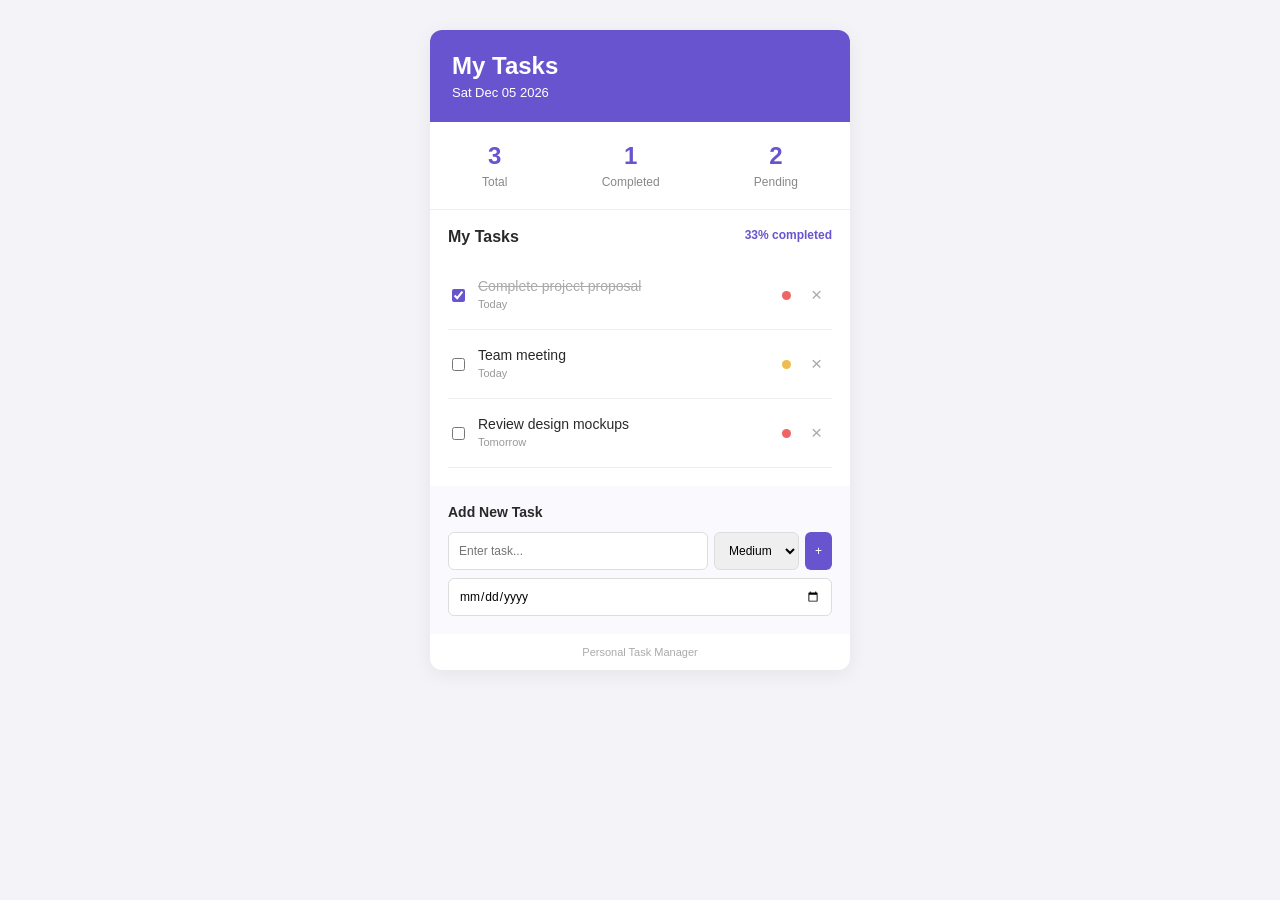
<file: index.html>
<!DOCTYPE html>
<html>
<head>
<meta charset="UTF-8">
<meta name="viewport" content="width=device-width, initial-scale=1.0">
<title>Task Manager</title>
<style>
*{box-sizing:border-box;font-family:Arial,sans-serif}
body{margin:0;background:#f4f4f8;display:flex;justify-content:center;padding:30px 12px;color:#292929}
.container{width:100%;max-width:420px;background:white;border-radius:12px;overflow:hidden;box-shadow:0 4px 20px #0001}
header{background:#6854cf;color:white;padding:22px}
header h2{margin:0 0 5px}
header p{margin:0;font-size:13px}
.stats{display:flex;justify-content:space-around;padding:20px 5px;border-bottom:1px solid #eee;text-align:center}
.stats h2{margin:0 0 5px;color:#6854cf}
.stats p{margin:0;color:#888;font-size:12px}
.tasks{padding:18px}
.heading{display:flex;justify-content:space-between;margin-bottom:15px;font-weight:bold}
#progress{color:#6854cf;font-size:12px}
.task{display:flex;align-items:center;gap:10px;padding:13px 0;border-bottom:1px solid #eee}
.task input{accent-color:#6854cf}
.info{flex:1;min-width:0}
.info p{margin:0;font-size:14px;overflow-wrap:anywhere}
.info small{color:#999;font-size:11px}
.done p{text-decoration:line-through;color:#aaa}
.dot{width:9px;height:9px;border-radius:50%}
.high{background:#ef6464}
.medium{background:#eebc50}
.low{background:#38b990}
.delete{border:0;background:none;color:#aaa;font-size:19px;cursor:pointer}
.add{background:#faf9fd;padding:18px}
.add h3{font-size:14px;margin:0 0 12px}
.controls{display:flex;gap:6px}
input,select,button{padding:10px;border:1px solid #ddd;border-radius:6px;font-size:12px}
#name{flex:1;min-width:0}
#addBtn{background:#6854cf;color:white;border:0;cursor:pointer}
#date{width:100%;margin-top:8px}
footer{text-align:center;padding:12px;color:#aaa;font-size:11px}
</style>
</head>
<body>
<div class="container">
<header>
<h2>My Tasks</h2>
<p id="today"></p>
</header>

<div class="stats">
<div><h2 id="total">0</h2><p>Total</p></div>
<div><h2 id="completed">0</h2><p>Completed</p></div>
<div><h2 id="pending">0</h2><p>Pending</p></div>
</div>

<div class="tasks">
<div class="heading">
<span>My Tasks</span>
<span id="progress">0%</span>
</div>
<div id="list"></div>
</div>

<div class="add">
<h3>Add New Task</h3>
<div class="controls">
<input id="name" placeholder="Enter task...">
<select id="priority">
<option value="high">High</option>
<option value="medium" selected>Medium</option>
<option value="low">Low</option>
</select>
<button id="addBtn" onclick="addTask()">+</button>
</div>
<input type="date" id="date">
</div>

<footer>Personal Task Manager</footer>
</div>

<script>
let tasks=JSON.parse(localStorage.getItem("tasks"))||[
{id:1,title:"Complete project proposal",date:"Today",priority:"high",done:true},
{id:2,title:"Team meeting",date:"Today",priority:"medium",done:false},
{id:3,title:"Review design mockups",date:"Tomorrow",priority:"high",done:false}
];

document.getElementById("today").textContent=new Date().toDateString();

function save(){
localStorage.setItem("tasks",JSON.stringify(tasks));
}

function render(){
let list=document.getElementById("list");
list.innerHTML="";

tasks.forEach(t=>{
let div=document.createElement("div");
div.className="task"+(t.done?" done":"");
div.innerHTML=`
<input type="checkbox" ${t.done?"checked":""} onchange="toggle(${t.id})">
<div class="info"><p></p><small>${t.date}</small></div>
<span class="dot ${t.priority}"></span>
<button class="delete" onclick="removeTask(${t.id})">×</button>`;
div.querySelector("p").textContent=t.title;
list.appendChild(div);
});

let total=tasks.length;
let completed=tasks.filter(t=>t.done).length;

document.getElementById("total").textContent=total;
document.getElementById("completed").textContent=completed;
document.getElementById("pending").textContent=total-completed;
document.getElementById("progress").textContent=(total?Math.round(completed/total*100):0)+"% completed";
save();
}

function addTask(){
let title=document.getElementById("name").value.trim();
if(!title)return alert("Enter a task!");

let date=document.getElementById("date").value;
if(date)date=new Date(date+"T00:00:00").toDateString();
else date="No deadline";

tasks.push({
id:Date.now(),
title,
date,
priority:document.getElementById("priority").value,
done:false
});

document.getElementById("name").value="";
document.getElementById("date").value="";
render();
}

function toggle(id){
let task=tasks.find(t=>t.id===id);
if(task)task.done=!task.done;
render();
}

function removeTask(id){
tasks=tasks.filter(t=>t.id!==id);
render();
}

document.getElementById("name").addEventListener("keydown",e=>{
if(e.key==="Enter")addTask();
});

render();
</script>
</body>
</html>
</file>
